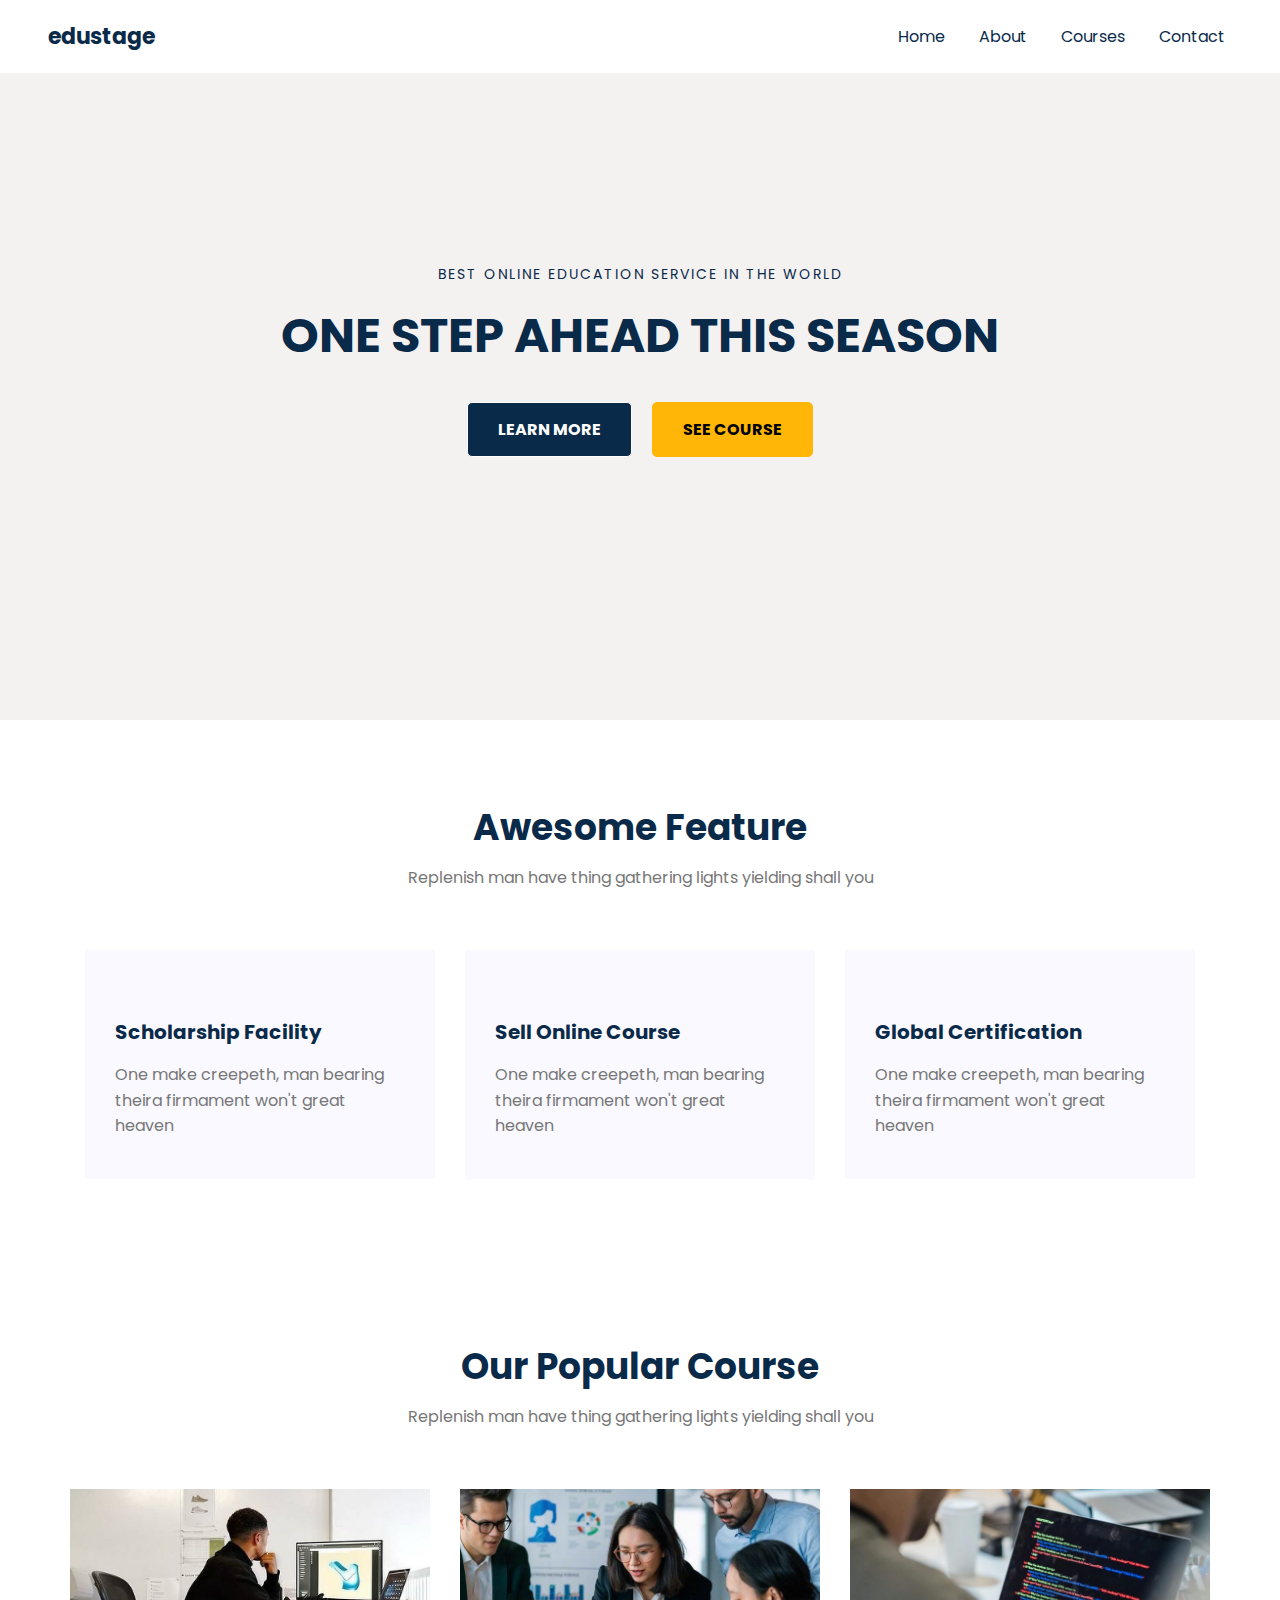
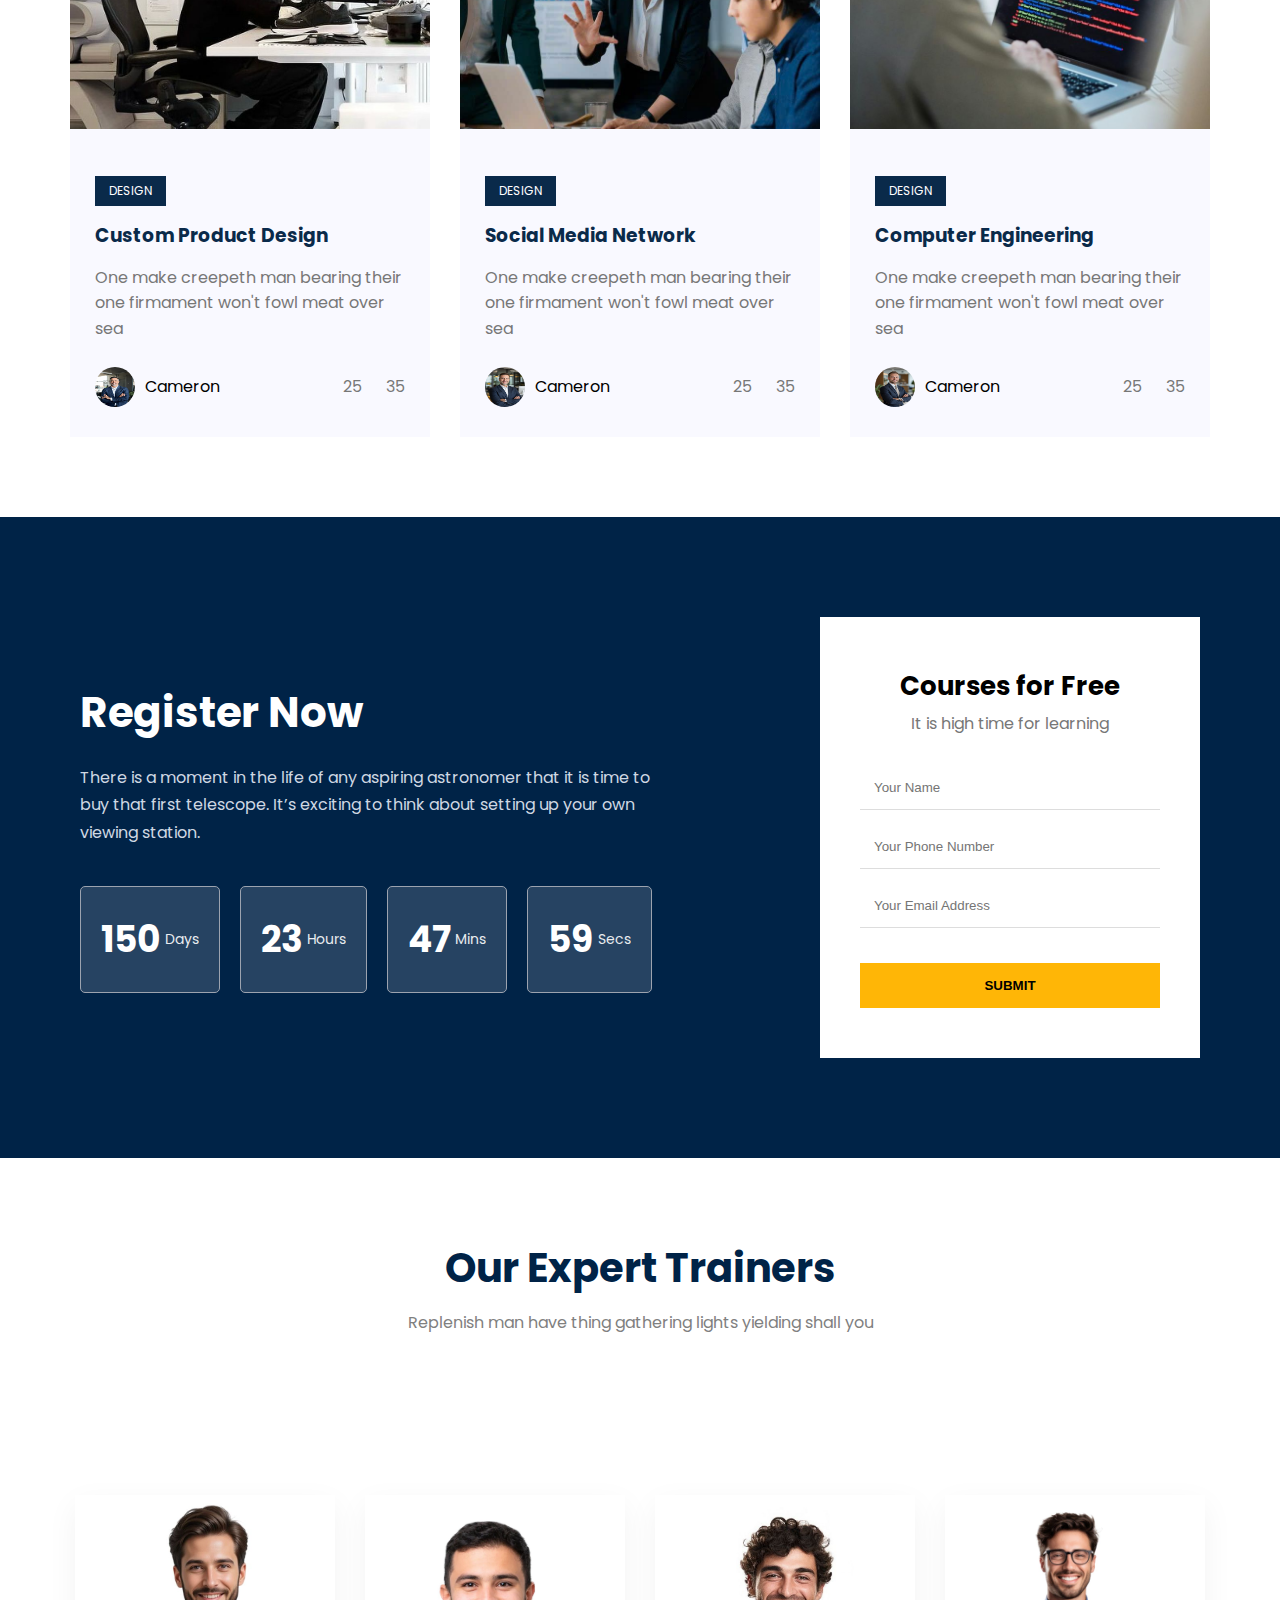
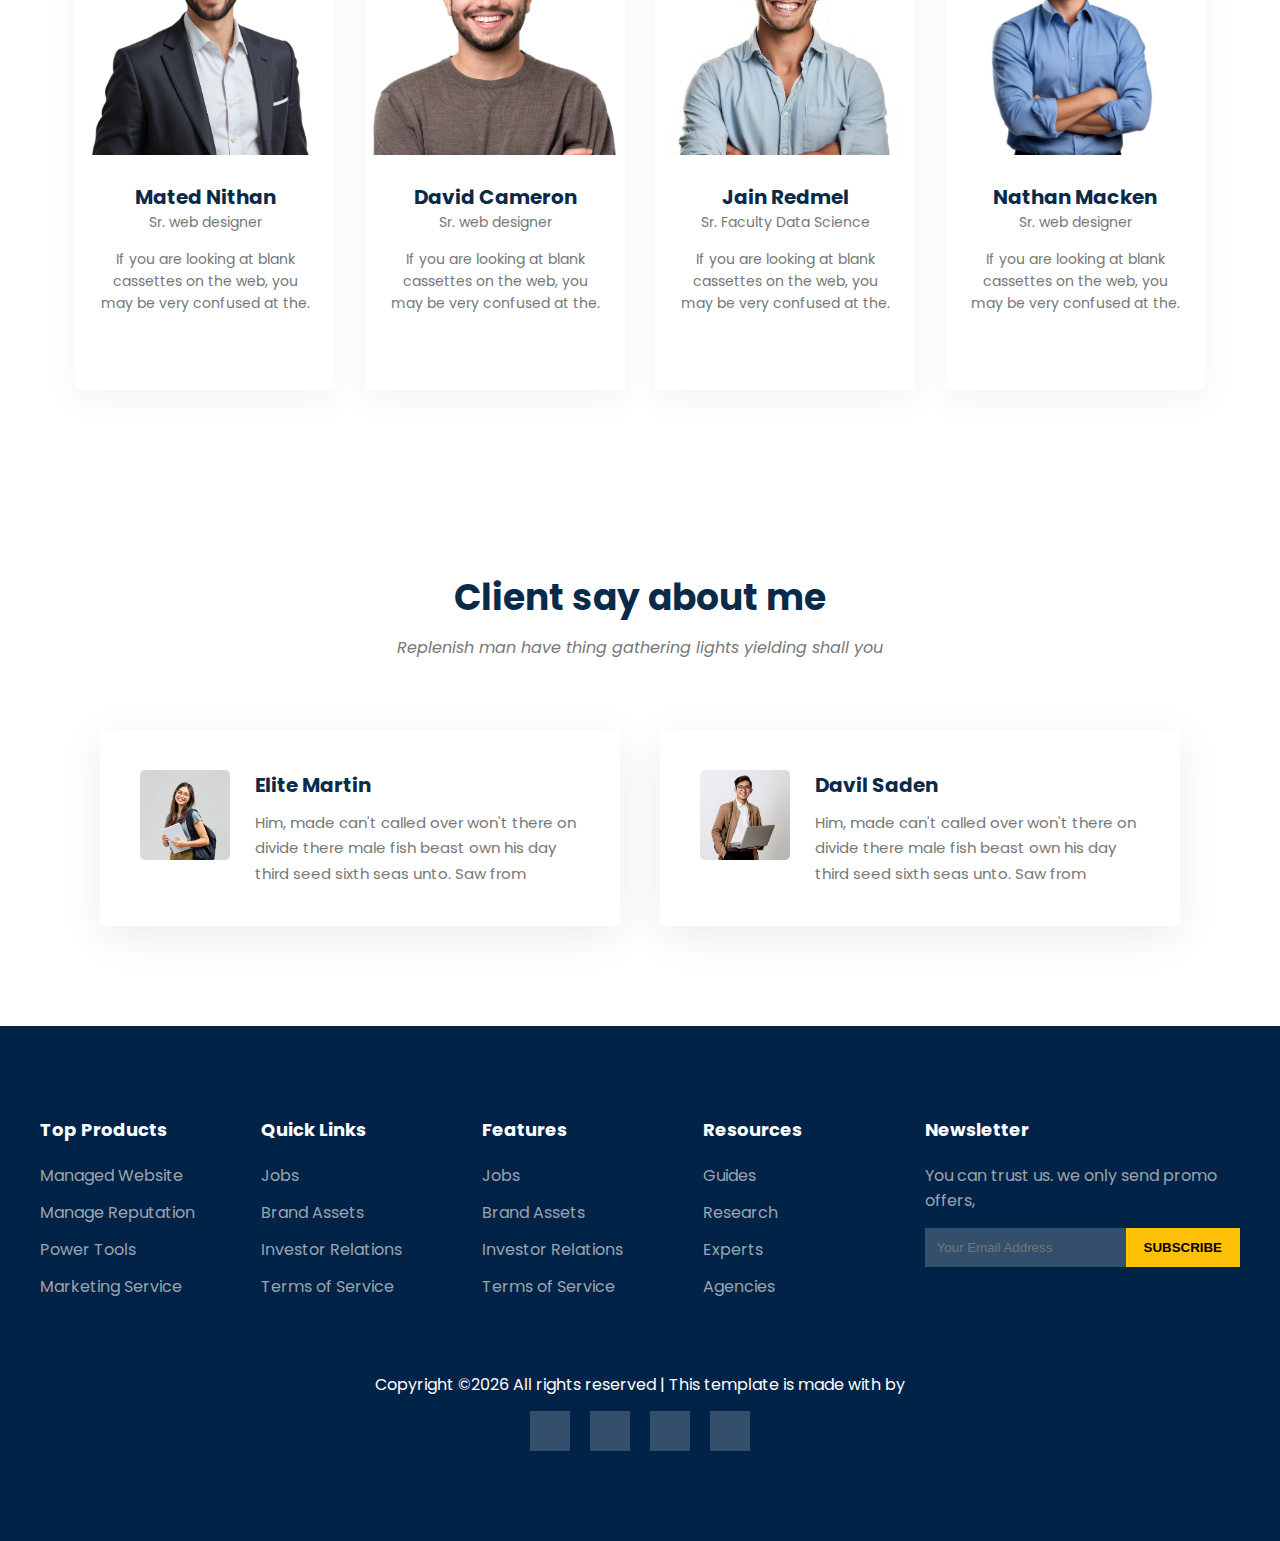
<file: index.html>
<!DOCTYPE html>
<html lang="en">
<head>
  <meta charset="UTF-8">
  <meta name="viewport" content="width=device-width, initial-scale=1.0">
  <title>EduStage</title>
  <link rel="stylesheet" href="https://cdn-uicons.flaticon.com/2.1.0/uicons-regular-rounded/css/uicons-regular-rounded.css">
  <link rel='stylesheet' href='https://cdn-uicons.flaticon.com/3.0.0/uicons-brands/css/uicons-brands.css'>
  <link rel="stylesheet" href="style.css">
</head>
<body>

    
<!--header---------------------- -->
  <header class="header">
    <div class="container nav">
      <div class="logo">
        <i class="fi fi-rr-graduation-cap"></i>
        <span>edustage</span>
      </div>

      <nav class="menu">
        <a href="index.html">Home</a>
        <a href="about.html">About</a>
        <a href="courses.html">Courses</a>
        <a href="contact.html">Contact</a>
      </nav>

    </div>
  </header>

<!--------hero -->
  <section class="hero">
    <div class="container hero-content">
      <p class="tagline">BEST ONLINE EDUCATION SERVICE IN THE WORLD</p>
      <h1>ONE STEP AHEAD THIS SEASON</h1>

      <div class="buttons">
        <a href="#" class="btn btn-dark">LEARN MORE</a>
        <a href="#" class="btn btn-yellow">SEE COURSE</a>
      </div>
    </div>
  </section>

  <!-----feature -------------------------->
<section class="features">
  <div class="container">

    <div class="feature-title">
      <h2>Awesome Feature</h2>
      <p>Replenish man have thing gathering lights yielding shall you</p>
    </div>

    <div class="feature-cards">

      <div class="feature-card">
        <i class="fi fi-rr-graduation-cap"></i>
        <h3>Scholarship Facility</h3>
        <p>
          One make creepeth, man bearing theira firmament
          won't great heaven
        </p>
      </div>

      <div class="feature-card">
        <i class="fi fi-rr-book-open-reader"></i>
        <h3>Sell Online Course</h3>
        <p>
          One make creepeth, man bearing theira firmament
          won't great heaven
        </p>
      </div>

      <div class="feature-card">
        <i class="fi fi-rr-earth-americas"></i>
        <h3>Global Certification</h3>
        <p>
          One make creepeth, man bearing theira firmament
          won't great heaven
        </p>
      </div>

    </div>
  </div>
</section>


<!----course sec ------------------------------>
<section class="courses">
  <div class="container">

     <div class="feature-title">
      <h2>Our Popular Course</h2>
      <p>Replenish man have thing gathering lights yielding shall you</p>
    </div>

    <div class="courses-grid">

      <!-- Course Card ---------------->
      <div class="course-card">
        <div class="course-img">
          <img src="images/feature-img 1.jpg" alt="">
        </div>

        <div class="course-content">
          <span class="tag">DESIGN</span>
          <h3 class="course-head">Custom Product Design</h3>
          <p>
            One make creepeth man bearing their one
            firmament won't fowl meat over sea
          </p>

          <div class="course-footer">
            <div class="author">
              <img src="images/pfp1.jpg">
              <span>Cameron</span>
            </div>

            <div class="stats">
              <span><i class="fi fi-rr-user"></i> 25</span>
              <span><i class="fi fi-rr-heart"></i> 35</span>
            </div>
          </div>
        </div>
      </div>

  
      <div class="course-card">
        <div class="course-img">
          <img src="images/feature image 2.jpg" alt="">
        </div>

        <div class="course-content">
          <span class="tag">DESIGN</span>
          <h3 class="course-head">Social Media Network</h3>
          <p>
            One make creepeth man bearing their one
            firmament won't fowl meat over sea
          </p>

          <div class="course-footer">
            <div class="author">
              <img src="images/pfp 2.jpg">
              <span>Cameron</span>
            </div>

             <div class="stats">
              <span><i class="fi fi-rr-user"></i> 25</span>
              <span><i class="fi fi-rr-heart"></i> 35</span>
            </div>
          </div>
        </div>
      </div> 

    
      <div class="course-card">
        <div class="course-img">
          <img src="images/feature img 3.jpg" alt="">
        </div>

        <div class="course-content">
          <span class="tag">DESIGN</span>
          <h3 class="course-head">Computer Engineering</h3>
          <p>
            One make creepeth man bearing their one
            firmament won't fowl meat over sea
          </p>

          <div class="course-footer">
            <div class="author">
              <img src="images/pfp3.jpg">
              <span>Cameron</span>
            </div>

            <div class="stats">
              <span><i class="fi fi-rr-user"></i> 25</span>
              <span><i class="fi fi-rr-heart"></i> 35</span>
            </div>
          </div>
        </div>
      </div>

    </div>
  </div>
</section>


  <!-----register sec -->
<section class="register">
  <div class="container register-wrap">

    <!-- reg-left -->
    <div class="register-left">
      <h2>Register Now</h2>
      <p>
        There is a moment in the life of any aspiring astronomer that it is
        time to buy that first telescope. It’s exciting to think about setting
        up your own viewing station.
      </p>

      <div class="countdown">
        <div class="time-box">
          <h3>150</h3>
          <span>Days</span>
        </div>
        <div class="time-box">
          <h3>23</h3>
          <span>Hours</span>
        </div>
        <div class="time-box">
          <h3>47</h3>
          <span>Mins</span>
        </div>
        <div class="time-box">
          <h3>59</h3>
          <span>Secs</span>
        </div>
      </div>
    </div>

    <!-- reg-right -->
    <div class="register-form">
      <h3>Courses for Free</h3>
      <p>It is high time for learning</p>

      <form>
        <input type="text" placeholder="Your Name">
        <input type="tel" placeholder="Your Phone Number">
        <input type="email" placeholder="Your Email Address">
        <button class="submit">SUBMIT</button>
      </form>
    </div>

  </div>
</section>

 <div class="mentors-head-sec">
      <h2>Our Expert Trainers</h2>
      <p>Replenish man have thing gathering lights yielding shall you</p>
  </div>

  <!-- mentors sec -->
<section class="instructors">
  <div class="container">

    <div class="instructor-grid">

      <!-- mentor-card 1 ------------------->

      <div class="instructor-card">
        <img src="images/mentor1.jpg" alt="">
        <h3>Mated Nithan</h3>
        <span>Sr. web designer</span>
        <p>
          If you are looking at blank cassettes on the web,
          you may be very confused at the.
        </p>

        <div class="social">
          <a href="https://www.facebook.com"> <i class="fi fi-brands-facebook"></i></a>
          <a href="https://www.x.com"><i class="fi fi-brands-twitter"></i></a>
          <a href="https://www.linkedin.com"><i class="fi fi-brands-linkedin"></i></a>
          <a href="https://www.pinterest.com"><i class="fi fi-brands-pinterest"></i></a>
        </div>
      </div>

       <!-- mentor-card 2 --------------->

      <div class="instructor-card">
        <img src="images/mentor2.jpg" alt="">
        <h3>David Cameron</h3>
        <span>Sr. web designer</span>
        <p>
          If you are looking at blank cassettes on the web,
          you may be very confused at the.
        </p>

      <div class="social">
          <a href="https://www.facebook.com"> <i class="fi fi-brands-facebook"></i></a>
          <a href="https://www.x.com"><i class="fi fi-brands-twitter"></i></a>
          <a href="https://www.linkedin.com"><i class="fi fi-brands-linkedin"></i></a>
          <a href="https://www.pinterest.com"><i class="fi fi-brands-pinterest"></i></a>
        </div>
      </div>

       <!-- mentor-card 3---------------- -->

      <div class="instructor-card">
        <img src="images/mentor3.jpg" alt="">
        <h3>Jain Redmel</h3>
        <span>Sr. Faculty Data Science</span>
        <p>
          If you are looking at blank cassettes on the web,
          you may be very confused at the.
        </p>

         <div class="social">
          <a href="https://www.facebook.com"> <i class="fi fi-brands-facebook"></i></a>
          <a href="https://www.x.com"><i class="fi fi-brands-twitter"></i></a>
          <a href="https://www.linkedin.com"><i class="fi fi-brands-linkedin"></i></a>
          <a href="https://www.pinterest.com"><i class="fi fi-brands-pinterest"></i></a>
        </div>
      </div>
    
       <!-- mentor-card 4------------------->
      <div class="instructor-card">
        <img src="images/mentor 5.jpg" alt="">
        <h3>Nathan Macken</h3>
        <span>Sr. web designer</span>
        <p>
          If you are looking at blank cassettes on the web,
          you may be very confused at the.
        </p>

        
      </div>

    </div>
  </div>
</section>

<!-- /////////////////////// -->






<!-- //////////////////////// -->

<!-- testimonials-------------->

<section class="testimonials">
  <div class="container">

    <div class="section-title">
      <h2>Client say about me</h2>
      <p>Replenish man have thing gathering lights yielding shall you</p>
    </div>

    <div class="testimonial-wrapper">

      <!--testimonailas 1 -->
      <div class="testimonial-card">
        <img src="images/testimonal img 1.jpg" alt="">
        <div class="content">
          <h3>Elite Martin</h3>
          <p>
            Him, made can't called over won't there on divide there male fish
            beast own his day third seed sixth seas unto. Saw from
          </p>
        </div>
      </div>

      <!--Testimonials--2-->
      <div class="testimonial-card">
        <img src="images/testimonial image 2.jpg" alt="">
        <div class="content">
          <h3>Davil Saden</h3>
          <p>
            Him, made can't called over won't there on divide there male fish
            beast own his day third seed sixth seas unto. Saw from
          </p>
        </div>
      </div>

    </div>
  </div>
</section>
  

<!--footer----- -->
<footer class="footer">
  <div class="container">

    <div class="footer-grid">

      <div class="footer-col">
        <h4>Top Products</h4>
        <ul>
          <li>Managed Website</li>
          <li>Manage Reputation</li>
          <li>Power Tools</li>
          <li>Marketing Service</li>
        </ul>
      </div>

      <div class="footer-col">
        <h4>Quick Links</h4>
        <ul>
          <li>Jobs</li>
          <li>Brand Assets</li>
          <li>Investor Relations</li>
          <li>Terms of Service</li>
        </ul>
      </div>

      <div class="footer-col">
        <h4>Features</h4>
        <ul>
          <li>Jobs</li>
          <li>Brand Assets</li>
          <li>Investor Relations</li>
          <li>Terms of Service</li>
        </ul>
      </div>

      <div class="footer-col">
        <h4>Resources</h4>
        <ul>
          <li>Guides</li>
          <li>Research</li>
          <li>Experts</li>
          <li>Agencies</li>
        </ul>
      </div>

      <div class="footer-col newsletter">
        <h4>Newsletter</h4>
        <p>You can trust us. we only send promo offers,</p>
        <form>
          <input type="email" placeholder="Your Email Address">
          <button>SUBSCRIBE</button>
        </form>
      </div>

    </div>

    <div class="footer-bottom">
      <p>
        Copyright ©2026 All rights reserved | This template is made with by <a class='colorlib' Colorlib</a>
      </p>

      <div class="social-icons">
         <span><i class="fi fi-brands-facebook"></i></span>
        <span><i class="fi fi-brands-twitter-alt"></i></i></span>
        <span><i class="fi fi-brands-instagram"></i></span>
        <span><i class="fi fi-brands-linkedin"></i></span>
      </div>
    </div>

  </div>
</footer>

</body>
</html>
</file>
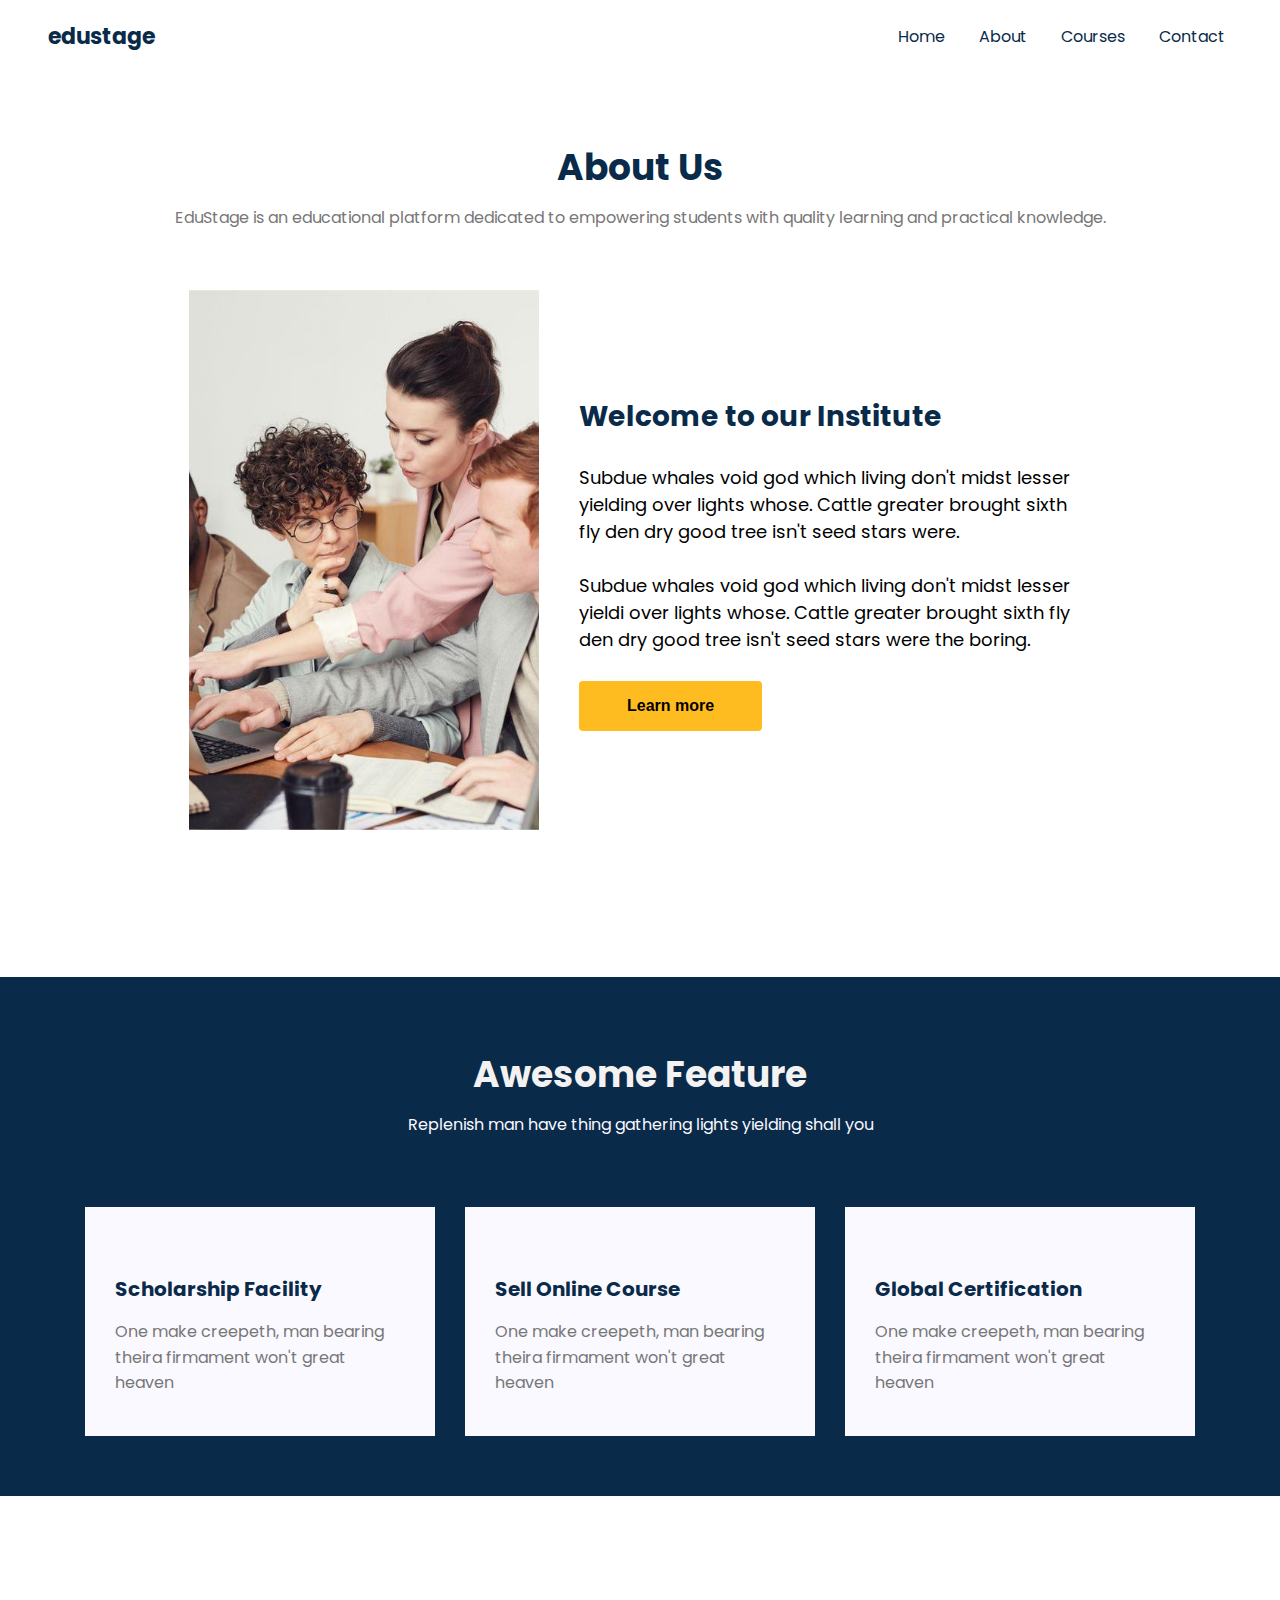
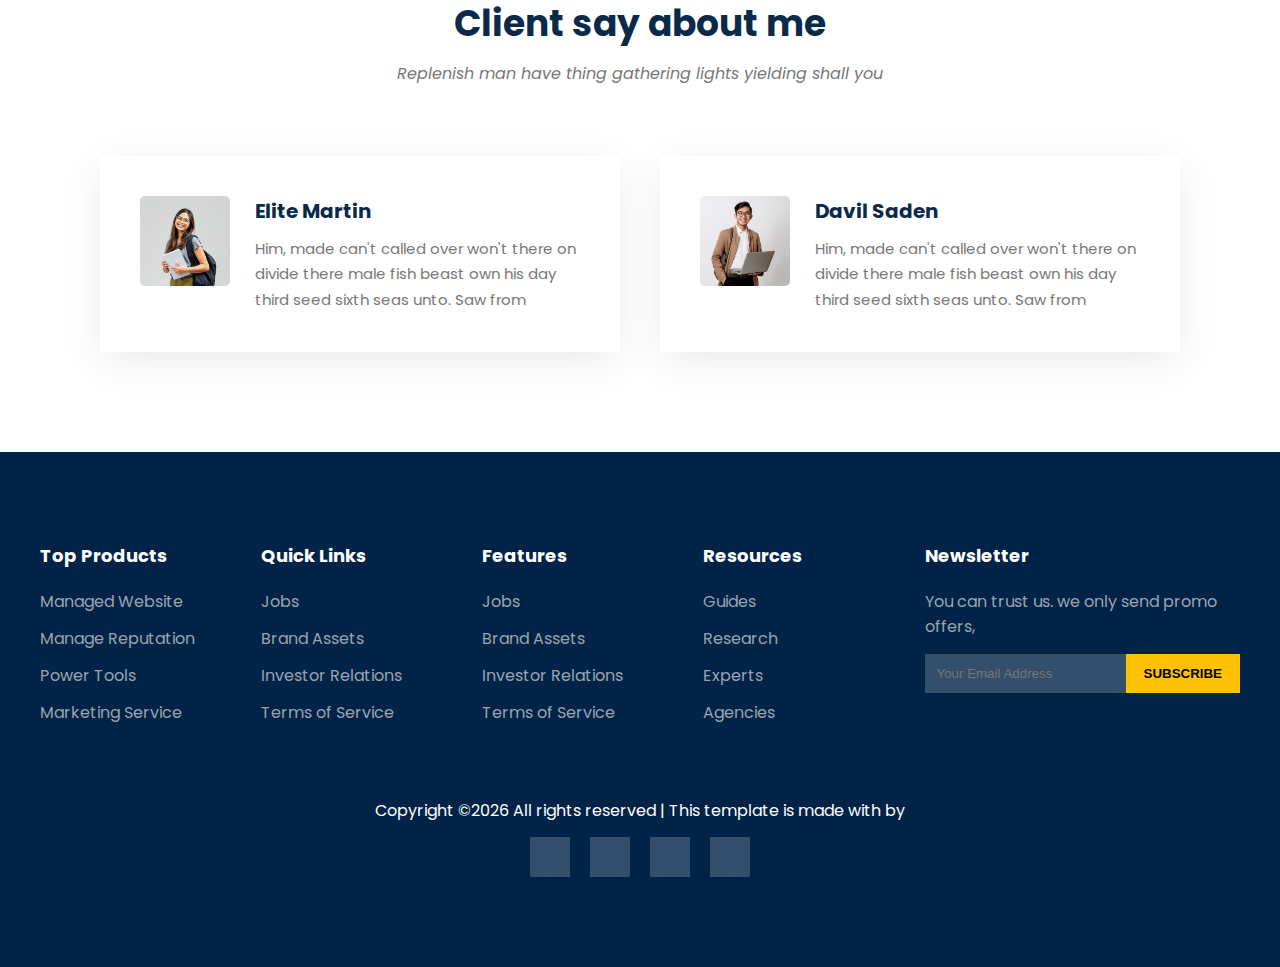
<file: about.html>
<!DOCTYPE html>
<html lang="en">
<head>
  <meta charset="UTF-8">
  <meta name="viewport" content="width=device-width, initial-scale=1.0">
  <title>EduStage | about</title>
    <link rel="stylesheet" href="https://cdn-uicons.flaticon.com/2.1.0/uicons-regular-rounded/css/uicons-regular-rounded.css">
  <link rel='stylesheet' href='https://cdn-uicons.flaticon.com/3.0.0/uicons-brands/css/uicons-brands.css'>

  <link rel="stylesheet" href="about.css">
</head>
<body>
  <!-- header -->

  <header class="header">
    <div class="container nav">
      <div class="logo">
        <i class="fi fi-rr-graduation-cap"></i>
        <span>edustage</span>
      </div>

      <nav class="menu">
        <a href="index.html">Home</a>
        <a href="about.html" class="active">About</a>
        <a href="courses.html">Courses</a>
        <a href="contact.html">Contact</a>
      </nav>
    </div>
  </header>

  <!-- about head -->
   <!-----feature -------------------------->
<section class="features">
  <div class="container">

    <div class="feature-title">
      <h2>About Us</h2>
      <p>EduStage is an educational platform dedicated to empowering students with quality learning and practical knowledge.</p>
    </div>

    <div class="about-card">
       <div class="left-sec">
        <img src="images/about-img.jpg" alt="">
       </div>

       <div class="right-sec">
          <h3>Welcome to our Institute</h3>
          <p>Subdue whales void god which living don't midst lesser yielding over lights whose. Cattle greater brought sixth fly den dry good tree isn't seed stars were. <br> <br>
          Subdue whales void god which living don't midst lesser yieldi over lights whose. Cattle greater brought sixth fly den dry good tree isn't seed stars were the boring.</p>
          <button>Learn more</button>
       </div>
       </div>
    </div>
</section>


<section class="features-about">
  <div class="container-about">

    <div class="feature-about-title">
      <h2>Awesome Feature</h2>
      <p>Replenish man have thing gathering lights yielding shall you</p>
    </div>

    <div class="feature-cards">

      <div class="feature-card">
        <i class="fi fi-rr-graduation-cap"></i>
        <h3>Scholarship Facility</h3>
        <p>
          One make creepeth, man bearing theira firmament
          won't great heaven
        </p>
      </div>

      <div class="feature-card">
        <i class="fi fi-rr-book-open-reader"></i>
        <h3>Sell Online Course</h3>
        <p>
          One make creepeth, man bearing theira firmament
          won't great heaven
        </p>
      </div>

      <div class="feature-card">
        <i class="fi fi-rr-earth-americas"></i>
        <h3>Global Certification</h3>
        <p>
          One make creepeth, man bearing theira firmament
          won't great heaven
        </p>
      </div>

    </div>
  </div>
</section>


<section class="testimonials">
  <div class="container">

    <div class="section-title">
      <h2>Client say about me</h2>
      <p>Replenish man have thing gathering lights yielding shall you</p>
    </div>

    <div class="testimonial-wrapper">

      <!--testimonailas 1 -->
      <div class="testimonial-card">
        <img src="images/testimonal img 1.jpg" alt="">
        <div class="content">
          <h3>Elite Martin</h3>
          <p>
            Him, made can't called over won't there on divide there male fish
            beast own his day third seed sixth seas unto. Saw from
          </p>
        </div>
      </div>

      <!--Testimonials--2-->
      <div class="testimonial-card">
        <img src="images/testimonial image 2.jpg" alt="">
        <div class="content">
          <h3>Davil Saden</h3>
          <p>
            Him, made can't called over won't there on divide there male fish
            beast own his day third seed sixth seas unto. Saw from
          </p>
        </div>
      </div>

    </div>
  </div>
</section>
  

<!--footer----- -->
<footer class="footer">
  <div class="container">

    <div class="footer-grid">

      <div class="footer-col">
        <h4>Top Products</h4>
        <ul>
          <li>Managed Website</li>
          <li>Manage Reputation</li>
          <li>Power Tools</li>
          <li>Marketing Service</li>
        </ul>
      </div>

      <div class="footer-col">
        <h4>Quick Links</h4>
        <ul>
          <li>Jobs</li>
          <li>Brand Assets</li>
          <li>Investor Relations</li>
          <li>Terms of Service</li>
        </ul>
      </div>

      <div class="footer-col">
        <h4>Features</h4>
        <ul>
          <li>Jobs</li>
          <li>Brand Assets</li>
          <li>Investor Relations</li>
          <li>Terms of Service</li>
        </ul>
      </div>

      <div class="footer-col">
        <h4>Resources</h4>
        <ul>
          <li>Guides</li>
          <li>Research</li>
          <li>Experts</li>
          <li>Agencies</li>
        </ul>
      </div>

      <div class="footer-col newsletter">
        <h4>Newsletter</h4>
        <p>You can trust us. we only send promo offers,</p>
        <form>
          <input type="email" placeholder="Your Email Address">
          <button>SUBSCRIBE</button>
        </form>
      </div>

    </div>

    <div class="footer-bottom">
      <p>
        Copyright ©2026 All rights reserved | This template is made with by <a class='colorlib' Colorlib</a>
      </p>

      <div class="social-icons">
         <span><i class="fi fi-brands-facebook"></i></span>
        <span><i class="fi fi-brands-twitter-alt"></i></i></span>
        <span><i class="fi fi-brands-instagram"></i></span>
        <span><i class="fi fi-brands-linkedin"></i></span>
      </div>
    </div>

  </div>
</footer>

</body>
</html>
</file>
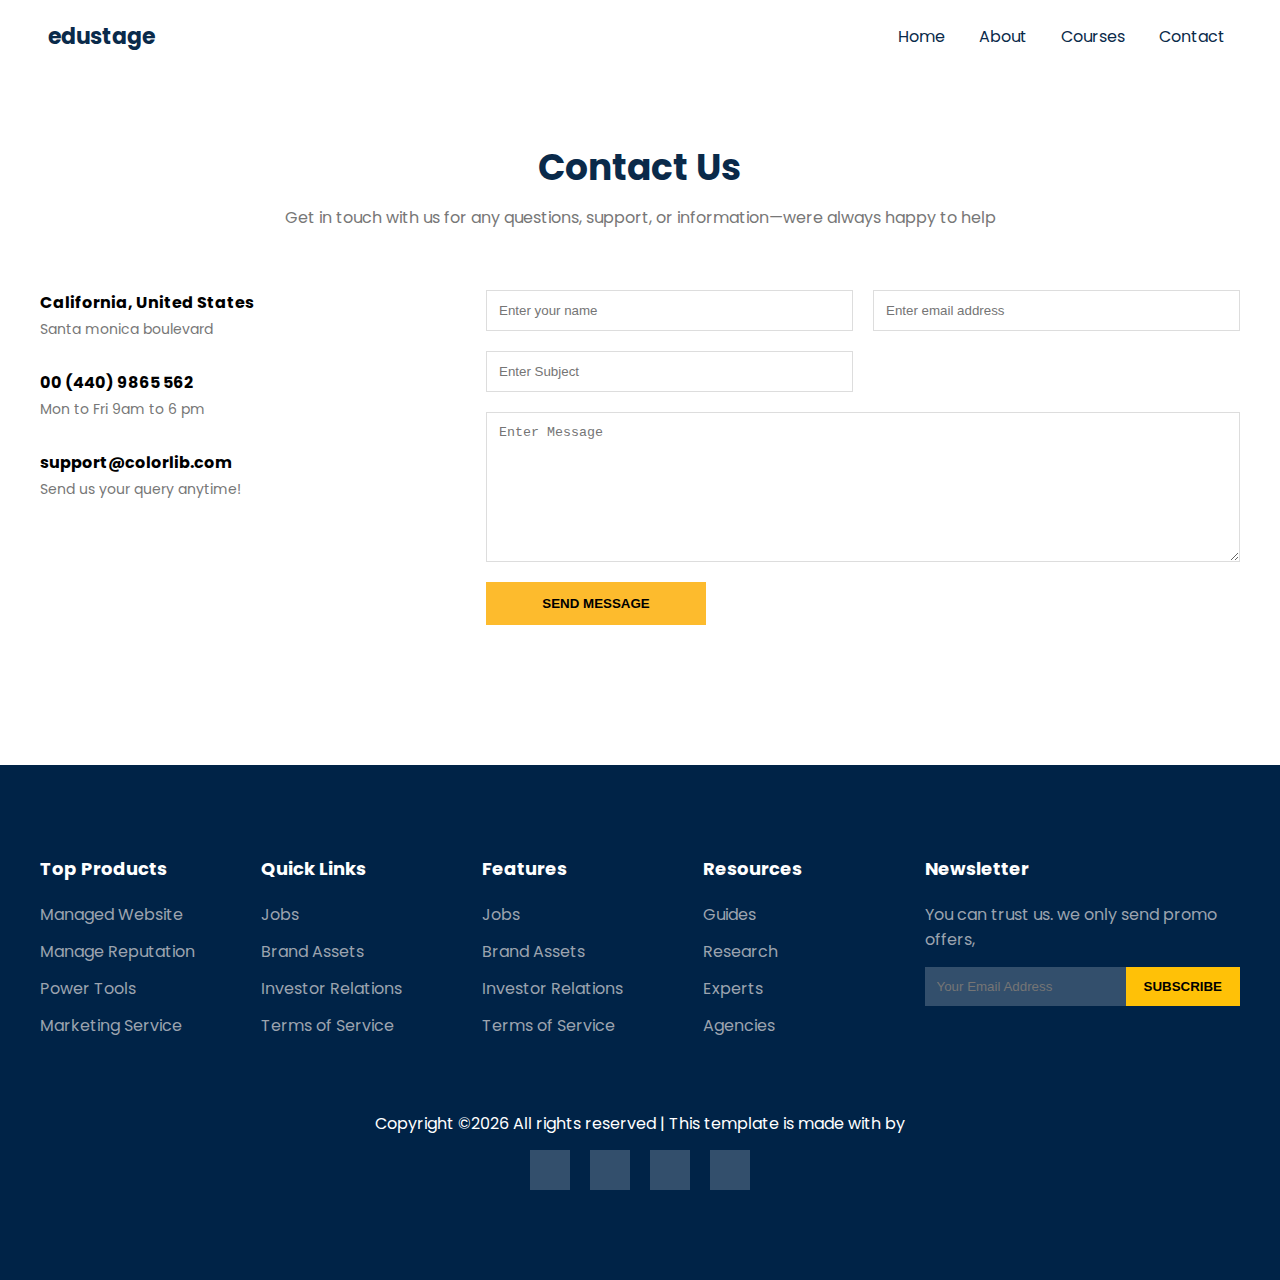
<file: contact.html>
<!DOCTYPE html>
<html lang="en">
<head>
  <meta charset="UTF-8">
  <meta name="viewport" content="width=device-width, initial-scale=1.0">
  <title>EduStage | contact</title>
    <link rel="stylesheet" href="https://cdn-uicons.flaticon.com/2.1.0/uicons-regular-rounded/css/uicons-regular-rounded.css">
  <link rel='stylesheet' href='https://cdn-uicons.flaticon.com/3.0.0/uicons-brands/css/uicons-brands.css'>

  <link rel="stylesheet" href="contact.css">
</head>

<body>
    <!-- header -->

  <header class="header">
    <div class="container nav">
      <div class="logo">
        <i class="fi fi-rr-graduation-cap"></i>
        <span>edustage</span>
      </div>

      <nav class="menu">
        <a href="index.html">Home</a>
        <a href="about.html" class="active">About</a>
        <a href="courses.html">Courses</a>
        <a href="contact.html">Contact</a>
      </nav>
    </div>
  </header>

<!-- contact section -->
   <section class="contact">
     <div class="contact-title">
      <h2>Contact Us</h2>
      <p>Get in touch with us for any questions, support, or information—were always happy to help</p>
    </div>

    <!-- map-section -->

   
  <div class="contact-container">

    <!-- Left Info -->
    <div class="contact-info">
      <div class="info-item">
        <div>
          <h4>California, United States</h4>
          <p>Santa monica boulevard</p>
        </div>
      </div>

      <div class="info-item">
        <div>
          <h4>00 (440) 9865 562</h4>
          <p>Mon to Fri 9am to 6 pm</p>
        </div>
      </div>

      <div class="info-item">
        <div>
          <h4>support@colorlib.com</h4>
          <p>Send us your query anytime!</p>
        </div>
      </div>
    </div>

    <!-- Right Form -->
    <form class="contact-form">
      <input type="text" placeholder="Enter your name">
      <input type="email" placeholder="Enter email address">
      <input type="text" placeholder="Enter Subject">
      <textarea placeholder="Enter Message"></textarea>
      <button type="submit">SEND MESSAGE</button>
    </form>

  </div>
</section>


    <!--footer----- -->
<footer class="footer">
  <div class="container">

    <div class="footer-grid">

      <div class="footer-col">
        <h4>Top Products</h4>
        <ul>
          <li>Managed Website</li>
          <li>Manage Reputation</li>
          <li>Power Tools</li>
          <li>Marketing Service</li>
        </ul>
      </div>

      <div class="footer-col">
        <h4>Quick Links</h4>
        <ul>
          <li>Jobs</li>
          <li>Brand Assets</li>
          <li>Investor Relations</li>
          <li>Terms of Service</li>
        </ul>
      </div>

      <div class="footer-col">
        <h4>Features</h4>
        <ul>
          <li>Jobs</li>
          <li>Brand Assets</li>
          <li>Investor Relations</li>
          <li>Terms of Service</li>
        </ul>
      </div>

      <div class="footer-col">
        <h4>Resources</h4>
        <ul>
          <li>Guides</li>
          <li>Research</li>
          <li>Experts</li>
          <li>Agencies</li>
        </ul>
      </div>

      <div class="footer-col newsletter">
        <h4>Newsletter</h4>
        <p>You can trust us. we only send promo offers,</p>
        <form>
          <input type="email" placeholder="Your Email Address">
          <button>SUBSCRIBE</button>
        </form>
      </div>

    </div>

    <div class="footer-bottom">
      <p>
        Copyright ©2026 All rights reserved | This template is made with by <a class='colorlib' Colorlib</a>
      </p>

      <div class="social-icons">
         <span><i class="fi fi-brands-facebook"></i></span>
        <span><i class="fi fi-brands-twitter-alt"></i></i></span>
        <span><i class="fi fi-brands-instagram"></i></span>
        <span><i class="fi fi-brands-linkedin"></i></span>
      </div>
    </div>

  </div>
</footer>
   
</body>
</file>
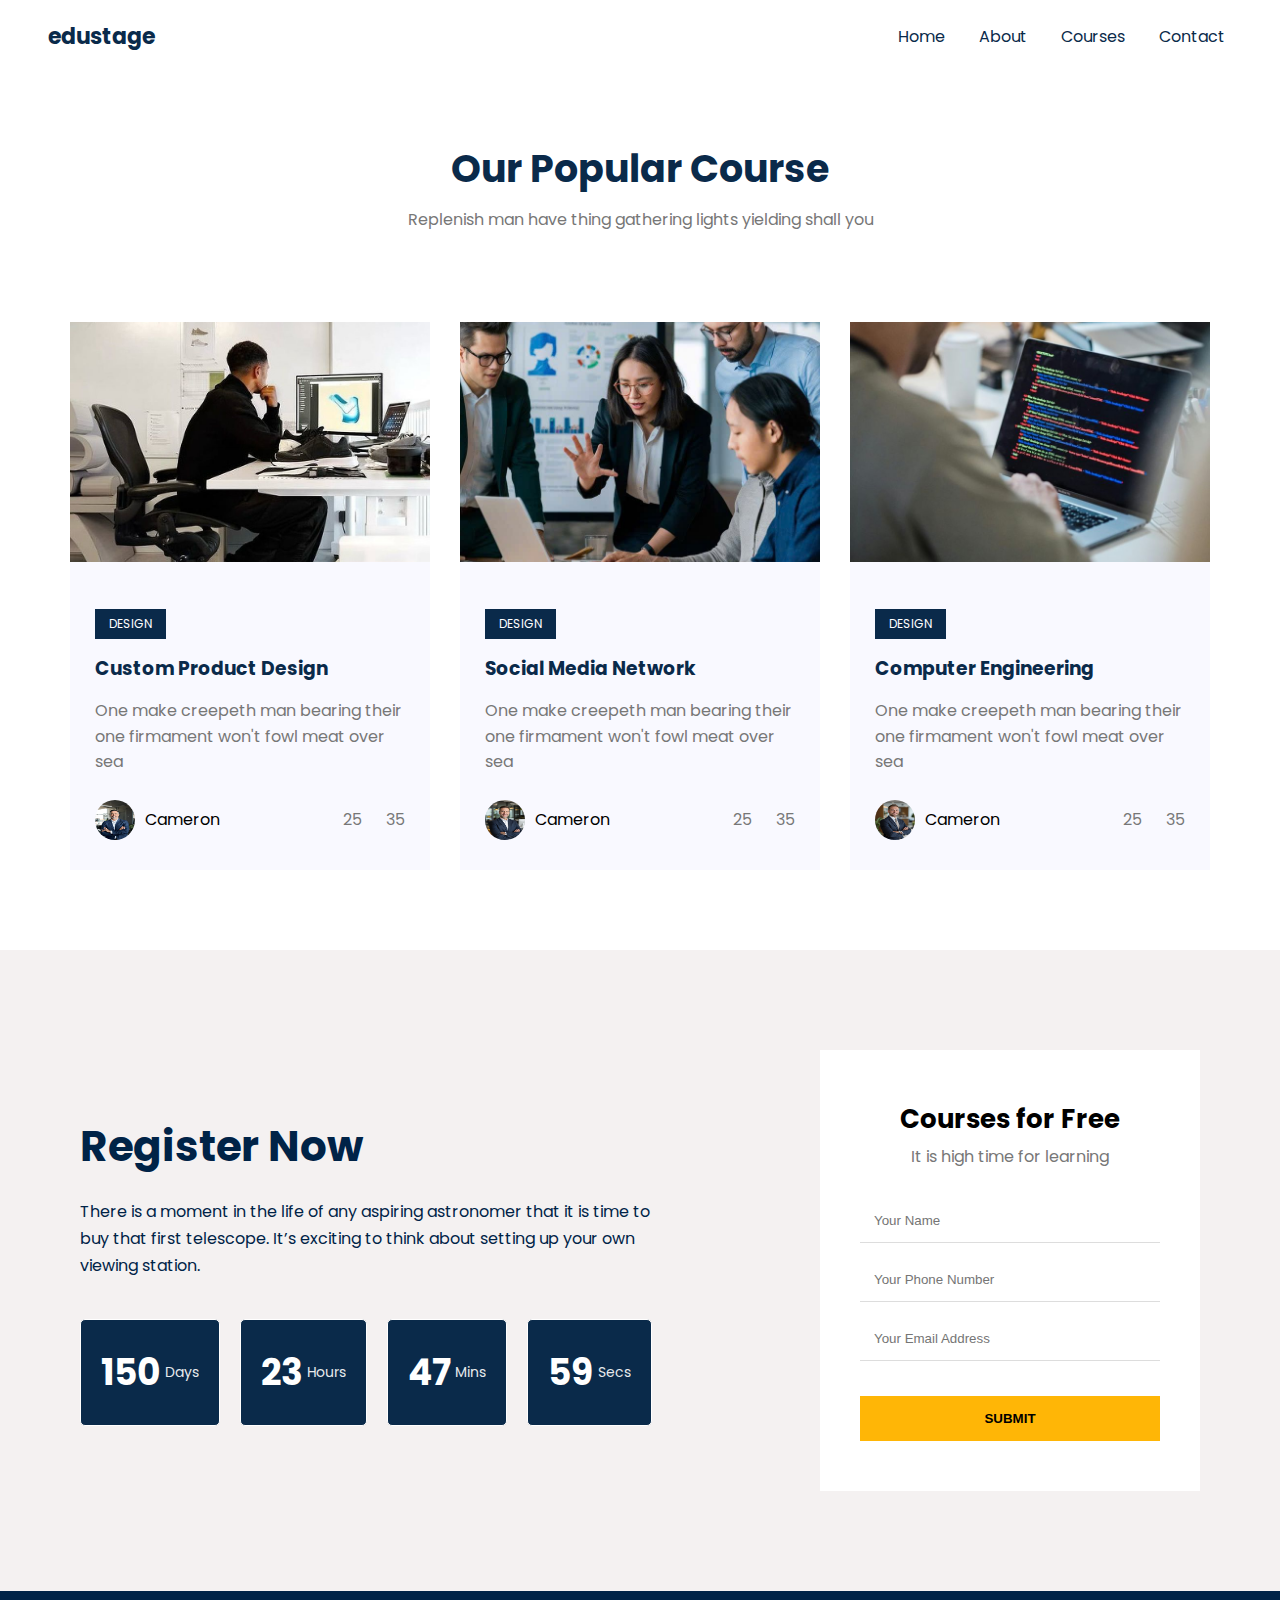
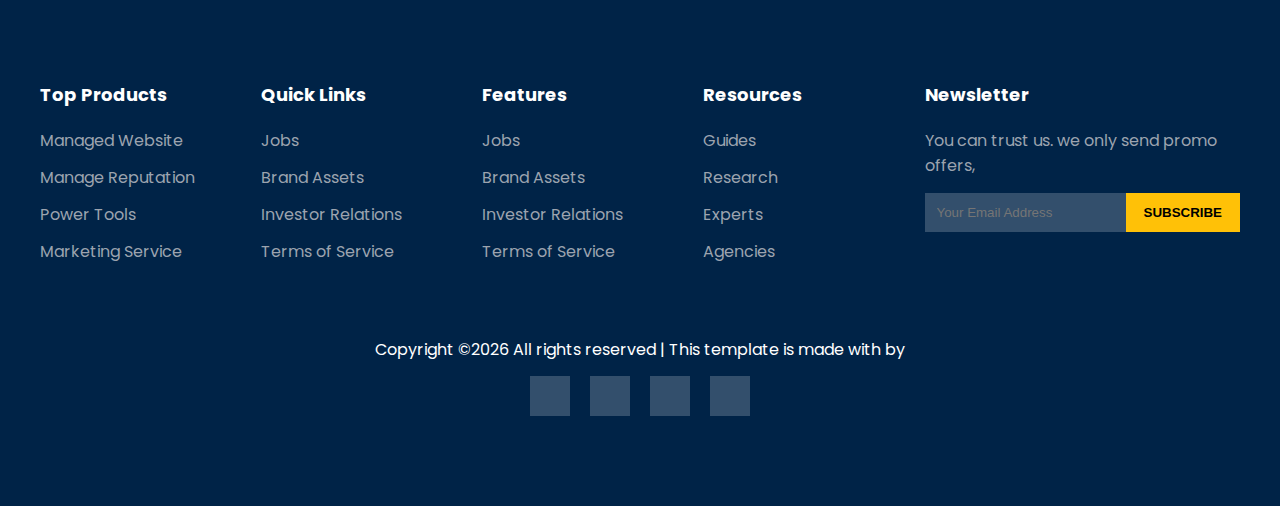
<file: courses.html>
<!DOCTYPE html>
<html lang="en">
<head>
  <meta charset="UTF-8">
  <meta name="viewport" content="width=device-width, initial-scale=1.0">
  <title>EduStage | about</title>
    <link rel="stylesheet" href="https://cdn-uicons.flaticon.com/2.1.0/uicons-regular-rounded/css/uicons-regular-rounded.css">
  <link rel='stylesheet' href='https://cdn-uicons.flaticon.com/3.0.0/uicons-brands/css/uicons-brands.css'>

  <link rel="stylesheet" href="courses.css">
</head>
<body>
  <!-- header -->

  <header class="header">
    <div class="container nav">
      <div class="logo">
        <i class="fi fi-rr-graduation-cap"></i>
        <span>edustage</span>
      </div>

      <nav class="menu">
        <a href="index.html">Home</a>
        <a href="about.html">About</a>
        <a href="courses.html" class="onpage">Courses</a>
        <a href="contact.html">Contact</a>
      </nav>

    </div>
  </header>

  <section class="courses">
  <div class="container">

     <div class="feature-title">
      <h2>Our Popular Course</h2>
      <p>Replenish man have thing gathering lights yielding shall you</p>
    </div>

    <div class="courses-grid">

      <!-- Course Card ---------------->
      <div class="course-card">
        <div class="course-img">
          <img src="images/feature-img 1.jpg" alt="">
        </div>

        <div class="course-content">
          <span class="tag">DESIGN</span>
          <h3 class="course-head">Custom Product Design</h3>
          <p>
            One make creepeth man bearing their one
            firmament won't fowl meat over sea
          </p>

          <div class="course-footer">
            <div class="author">
              <img src="images/pfp1.jpg">
              <span>Cameron</span>
            </div>

            <div class="stats">
              <span><i class="fi fi-rr-user"></i> 25</span>
              <span><i class="fi fi-rr-heart"></i> 35</span>
            </div>
          </div>
        </div>
      </div>

  
      <div class="course-card">
        <div class="course-img">
          <img src="images/feature image 2.jpg" alt="">
        </div>

        <div class="course-content">
          <span class="tag">DESIGN</span>
          <h3 class="course-head">Social Media Network</h3>
          <p>
            One make creepeth man bearing their one
            firmament won't fowl meat over sea
          </p>

          <div class="course-footer">
            <div class="author">
              <img src="images/pfp 2.jpg">
              <span>Cameron</span>
            </div>

             <div class="stats">
              <span><i class="fi fi-rr-user"></i> 25</span>
              <span><i class="fi fi-rr-heart"></i> 35</span>
            </div>
          </div>
        </div>
      </div> 

    
      <div class="course-card">
        <div class="course-img">
          <img src="images/feature img 3.jpg" alt="">
        </div>

        <div class="course-content">
          <span class="tag">DESIGN</span>
          <h3 class="course-head">Computer Engineering</h3>
          <p>
            One make creepeth man bearing their one
            firmament won't fowl meat over sea
          </p>

          <div class="course-footer">
            <div class="author">
              <img src="images/pfp3.jpg">
              <span>Cameron</span>
            </div>

            <div class="stats">
              <span><i class="fi fi-rr-user"></i> 25</span>
              <span><i class="fi fi-rr-heart"></i> 35</span>
            </div>
          </div>
        </div>
      </div>

    </div>
  </div>
</section>



  <!-----register sec -->
<section class="register">
  <div class="container register-wrap">

    <!-- reg-left -->
    <div class="register-left">
      <h2>Register Now</h2>
      <p>
        There is a moment in the life of any aspiring astronomer that it is
        time to buy that first telescope. It’s exciting to think about setting
        up your own viewing station.
      </p>

      <div class="countdown">
        <div class="time-box">
          <h3>150</h3>
          <span>Days</span>
        </div>
        <div class="time-box">
          <h3>23</h3>
          <span>Hours</span>
        </div>
        <div class="time-box">
          <h3>47</h3>
          <span>Mins</span>
        </div>
        <div class="time-box">
          <h3>59</h3>
          <span>Secs</span>
        </div>
      </div>
    </div>

    <!-- reg-right -->
    <div class="register-form">
      <h3>Courses for Free</h3>
      <p>It is high time for learning</p>

      <form>
        <input type="text" placeholder="Your Name">
        <input type="tel" placeholder="Your Phone Number">
        <input type="email" placeholder="Your Email Address">
        <button class="submit">SUBMIT</button>
      </form>
    </div>

  </div>
</section>




<!--footer----- -->
<footer class="footer">
  <div class="container">

    <div class="footer-grid">

      <div class="footer-col">
        <h4>Top Products</h4>
        <ul>
          <li>Managed Website</li>
          <li>Manage Reputation</li>
          <li>Power Tools</li>
          <li>Marketing Service</li>
        </ul>
      </div>

      <div class="footer-col">
        <h4>Quick Links</h4>
        <ul>
          <li>Jobs</li>
          <li>Brand Assets</li>
          <li>Investor Relations</li>
          <li>Terms of Service</li>
        </ul>
      </div>

      <div class="footer-col">
        <h4>Features</h4>
        <ul>
          <li>Jobs</li>
          <li>Brand Assets</li>
          <li>Investor Relations</li>
          <li>Terms of Service</li>
        </ul>
      </div>

      <div class="footer-col">
        <h4>Resources</h4>
        <ul>
          <li>Guides</li>
          <li>Research</li>
          <li>Experts</li>
          <li>Agencies</li>
        </ul>
      </div>

      <div class="footer-col newsletter">
        <h4>Newsletter</h4>
        <p>You can trust us. we only send promo offers,</p>
        <form>
          <input type="email" placeholder="Your Email Address">
          <button>SUBSCRIBE</button>
        </form>
      </div>

    </div>

    <div class="footer-bottom">
      <p>
        Copyright ©2026 All rights reserved | This template is made with by <a class='colorlib' Colorlib</a>
      </p>

      <div class="social-icons">
         <span><i class="fi fi-brands-facebook"></i></span>
        <span><i class="fi fi-brands-twitter-alt"></i></i></span>
        <span><i class="fi fi-brands-instagram"></i></span>
        <span><i class="fi fi-brands-linkedin"></i></span>
      </div>
    </div>

  </div>
</footer>

</body>
</html>
</file>
<file: style.css>
@import url('https://fonts.googleapis.com/css2?family=Poppins:ital,wght@0,100;0,200;0,300;0,400;0,500;0,600;0,700;0,800;0,900;1,100;1,200;1,300;1,400;1,500;1,600;1,700;1,800;1,900&display=swap');

* {
  margin: 0;
  padding: 0;
  box-sizing: border-box;
}

body {
  background: #f4f1f1;
   font-family: "Poppins", sans-serif;
}


/* Header */
.header {
  background:white;
  padding: 20px 0;
  position: fixed;
  top: 0;
  left: 0;
  width: 100%;
  z-index: 9999;
}

.nav {
  display: flex;
  align-items: center;
  justify-content: space-between;
  padding: 0px 40px;
}

.logo {
  display: flex;
  align-items: center;
  font-size: 22px;
  font-weight: bold;
  color: #0a2a4a;
}

.logo i {
  color: #ffb606;
  margin-right: 8px;
}

.menu a {
  margin: 0 15px;
  text-decoration: none;
  color: #0a2a4a;
  font-weight: 500;
  transition: all 0.3s ease;
  font-weight: 400;
}

.menu a:hover{
  color: #ffb606;
}



.search i {
  font-size: 20px;
  cursor: pointer;
}

/* hero*/
.hero {
  min-height: 80vh;
  display: flex;
  align-items: center;
  text-align: center;
}

.hero-content {
  width: 100%;
}

.tagline {
  color: #0a2a4a;
  font-size: 14px;
  letter-spacing: 2px;
  margin-bottom: 15px;
}

.hero h1 {
  font-size: 48px;
  color: #0a2a4a;
  margin-bottom: 30px;
}

/* button */
.buttons {
  display: flex;
  justify-content: center;
  gap: 20px;
}

.btn {
  padding: 14px 30px;
  text-decoration: none;
  font-weight: bold;
  border-radius: 5px;
}

.btn-dark {
  background: #0a2a4a;
  color: #fff;
  border: solid 1px; 
  transition: all 0.3s ease;
}

.btn-dark:hover{
  background-color: transparent;
  color: #0a2a4a;
  border-style: solid;
  border-width: 1px;
  border-color: #0a2a4a;
}

.btn-yellow {
  background: #ffb606;
  color: #000;
  border: solid 1px #ffb606;
   transition: all 0.3s ease;

}

.btn-yellow:hover{
  background-color: #0a2a4a;
  color: #ffb606;
  border-style: solid;
  border-width: 1px;
  border-color: #0a2a4a;
  
}

/* features----------------- */
.features {
  padding: 80px 0;
  background: #ffffff;
}

.feature-title {
  text-align: center;
  margin-bottom: 60px;
}

.feature-title h2 {
  font-size: 36px;
  color: #0a2a4a;
  margin-bottom: 10px;
}

.feature-title p {
  color: #777;
  font-size: 16px;
}

/* features cards */
.feature-cards {
  display: flex;
  gap: 30px;
  justify-content: center;
}

.feature-card {
  background: #f9f9ff;
  padding: 40px 30px;
  max-width: 350px;
  text-align: left;
  transition: 0.3s;
}

.feature-card i {
  font-size: 40px;
  color: #0a2a4a;
  margin-bottom: 20px;
  display: inline-block;
}

.feature-card h3 {
  font-size: 20px;
  color: #0a2a4a;
  margin-bottom: 15px;
}

.feature-card p {
  color: #777;
  line-height: 1.6;
}

.feature-card:hover {
  box-shadow: 0 15px 30px rgba(0,0,0,0.08);
  transform: translateY(-5px);
}


/* course sec */
.courses {
  padding: 80px 0;
  background: #fff;
}

.courses-grid {
  display: flex;
  gap: 30px;
  justify-content: center;
}

/* card */
.course-card {
  background: #f9f9ff;
  max-width: 360px;
   transition: all 0.3s ease;
}

.course-head{
 transition: all 0.3s ease;
}
 
.course-card:hover{
    box-shadow: 0 20px 40px rgba(0,0,0,0.1);
}

.course-card:hover .course-head{
  color: #ffb606;
}

/* images */
.course-img {
  position: relative;
}

.course-img img {
  width: 100%;
  height: 240px;
  object-fit: cover;
}

/* content*/
.course-content {
  padding: 40px 25px 30px;
}

.tag {
  background: #0a2a4a;
  color: #fff;
  font-size: 12px;
  padding: 6px 14px;
  display: inline-block;
  margin-bottom: 15px;
}
 

.course-content h3 {
  color: #0a2a4a;
  margin-bottom: 15px;
}

.course-content p {
  color: #777;
  line-height: 1.6;
}

/* course-stats */

.course-footer {
  margin-top: 25px;
  display: flex;
  justify-content: space-between;
  align-items: center;
}

.author {
  display: flex;
  align-items: center;
  gap: 10px;
}

.author img {
  width: 40px;
  height: 40px;
  border-radius: 50%;
}

.stats span {
  margin-left: 15px;
  color: #777;
}

.stats i {
  margin-right: 5px;
}

/* reg- sec------------- */
.register {
  background: #002347;
  padding: 100px 80px;
  color: #fff;
}

.register-wrap {
  display: flex;
  align-items: center;
  justify-content: space-between;
  gap: 50px;
}

/*left sec---------- */
.register-left {
  max-width: 600px;
}

.register-left h2 {
  font-size: 42px;
  margin-bottom: 20px;
}

.register-left p {
  color: #cfd8e3;
  line-height: 1.7;
  margin-bottom: 40px;
}


/* countdown sec---------- */
.countdown {
  display: flex;
  gap: 20px;
}

.time-box {
  background: rgba(255,255,255,0.15);
  padding: 25px 20px;
  min-width: 120px;
  text-align: center;
  border: solid 0.8px #9ca3af;
  border-radius: 5px;
  display: flex;
  align-items: center;
  gap: 4px;
}

.time-box h3 {
  font-size: 36px;
}

.time-box span {
  font-size: 14px;
  opacity: 0.9;
}

/* form sec----------*/
.register-form {
  background: #fff;
  color: #000;
  padding: 50px 40px;
  width: 380px;
  font-family: "Poppins", sans-serif;
}

.register-form h3 {
  font-size: 26px;
  margin-bottom: 5px;
  text-align: center;
}

.register-form p {
  color: #777;
  margin-bottom: 30px;
  text-align: center;
}

.register-form input {
  width: 100%;
  padding: 14px;
  margin-bottom: 15px;
  border: none;
  border-bottom: 1px solid #ddd;
  outline: none;
}

.submit {
  width: 100%;
  padding: 15px;
  background: #ffb606;
  border: none;
  font-weight: bold;
  cursor: pointer;
  margin-top: 20px;
  transition: all 0.3s ease;
}

.submit:hover{
  background-color: #dc9b03;
}

/* instructors--------- */
.instructors {
  padding: 80px 0;
  background: #fff;
}

.instructor-grid {
  display: flex;
  gap: 30px;
  justify-content: center;
}

.mentors-head-sec{
  display: flex;
  flex-direction: column;
  text-align: center;
  padding: 80px;
  background-color: #fff;
  color: #002347;
}

.mentors-head-sec h2{
  font-size: 40px;
  margin-bottom: 12px;
}

.mentors-head-sec p{
  color: gray;
}


/* card sec----------*/
.instructor-card {
  background: #fff;
  max-width: 260px;
  text-align: center;
  padding-bottom: 30px;
  box-shadow: 0 10px 30px rgba(0,0,0,0.05);
  transition: 0.3s;
}

.instructor-card:hover {
  transform: translateY(-8px);
}

/* image sec-----------*/
.instructor-card img {
  width: 100%;
  height: 260px;
  object-fit: cover;
  object-position: center top;
}

/* text sec----------- */
.instructor-card h3 {
  margin-top: 20px;
  font-size: 20px;
  color: #0a2a4a;
}

.instructor-card span {
  display: block;
  font-size: 14px;
  color: #777;
  margin-bottom: 15px;
}

.instructor-card p {
  font-size: 14px;
  color: #777;
  padding: 0 20px;
  line-height: 1.6;
}

.social a{
  text-decoration: none;
}

/* social sec*/
.social {
  margin-top: 20px;
}

.social i {
  font-size: 16px;
  margin: 0 8px;
  color: #ccc;
  cursor: pointer;
  transition: 0.3s;
}

.social i:hover {
  color: #ffb606;
}

/* testmonials--------*/
.testimonials {
  padding: 100px 0;
  background: #fff;
}

/* title sec---------------*/
.section-title {
  text-align: center;
  margin-bottom: 70px;
}

.section-title h2 {
  font-size: 36px;
  color: #0a2a4a;
  margin-bottom: 10px;
}

.section-title p {
  color: #777;
  font-style: italic;
}

/*wraper-----------*/
.testimonial-wrapper {
  display: flex;
  gap: 40px;
  justify-content: center;
}

/* card sec---------------------*/
.testimonial-card {
  background: #fff;
  display: flex;
  gap: 25px;
  padding: 40px;
  max-width: 520px;
  box-shadow: 0 10px 40px rgba(0,0,0,0.08);
}


.testimonial-card img {
  width: 90px;
  height: 90px;
  object-fit: cover;
  border-radius: 5px;
}


.testimonial-card h3 {
  color: #0a2a4a;
  margin-bottom: 10px;
  font-size: 20px;
}

.testimonial-card p {
  color: #777;
  line-height: 1.7;
  font-size: 15px;
}

.footer {
  background: #002347;
  color: #9ca3af;
  padding: 90px 40px ;
}


.footer-grid {
  display: grid;
  grid-template-columns: repeat(5, 1fr);
  gap: 40px;
}

.footer h4 {
  color: #fff;
  margin-bottom: 20px;
  font-size: 18px;
}

.footer ul {
  list-style: none;
}

.footer ul li {
  margin-bottom: 12px;
  cursor: pointer;
  transition: 0.3s;
}

.footer ul li:hover {
  color: #fff;
}

.newsletter p {
  margin-bottom: 15px;
}

.newsletter form {
  display: flex;
}

.newsletter input {
  flex: 1;
  padding: 12px;
  border: none;
  outline: none;
  background: #334f6c;
  color: #fff;
}

.newsletter button {
  padding: 12px 18px;
  border: none;
  background: #ffc107;
  color: #000;
  font-weight: bold;
  cursor: pointer;
}

.newsletter button:hover{
  background: #e6ae04;
}
.footer-bottom {
  margin-top: 60px;
  display: flex;
  flex-direction: column;
  justify-content: space-between;
  align-items: center;
  flex-wrap: wrap;
}

.footer-bottom p {
  color: #fff;
}

.footer-bottom span {
  color: #ffc107;
}

.footer-bottom a {
  color: #ffc107;
  text-decoration: none;
  margin-top: 12px;
}

.social-icons {
  display: flex;
  gap: 20px;
}

.social-icons  i{
  width: 40px;
  height: 40px;
  background: #334f6c;
  display: grid;
  place-items: center;
  color: #fff;
  cursor: pointer;
  transition: 0.3s;
}

.social-icons span:hover {
  background: #ffc107;
  color: #000;
}

.footer-bottom p{
  line-height: 28px;
}


/* ---------- Tablets (max-width: 1024px) ---------- */
@media (max-width: 1024px) {

  .nav {
    padding: 0 20px;
  }

  .hero h1 {
    font-size: 38px;
  }

  .feature-cards,
  .courses-grid,
  .instructor-grid,
  .testimonial-wrapper {
    flex-wrap: wrap;
  }

  .register-wrap {
    flex-direction: column;
    text-align: center;
  }

  .register-left {
    max-width: 100%;
  }

  .countdown {
    justify-content: center;
    flex-wrap: wrap;
  }

  .footer-grid {
    grid-template-columns: repeat(2, 1fr);
  }
}


/* ---------- Mobile (max-width: 768px) ---------- */
@media (max-width: 768px) {

  /* Header */
  .nav {
    flex-direction: column;
    gap: 15px;
  }

  .menu a {
    margin: 0 8px;
  }

  /* Hero */
  .hero {
    min-height: auto;
    padding: 140px 20px 80px;
  }

  .hero h1 {
    font-size: 30px;
  }

  .buttons {
    flex-direction: column;
  }

  /* Features */
  .feature-cards {
    flex-direction: column;
    align-items: center;
  }

  /* Courses */
  .courses-grid {
    flex-direction: column;
    align-items: center;
  }

  /* Register */
  .register {
    padding: 80px 20px;
  }

  .register-form {
    width: 100%;
  }

  /* Mentors */
  .mentors-head-sec {
    padding: 60px 20px;
  }

  .instructor-grid {
    flex-direction: column;
    align-items: center;
  }

  /* Testimonials */
  .testimonial-wrapper {
    flex-direction: column;
    align-items: center;
  }

  .testimonial-card {
    flex-direction: column;
    text-align: center;
  }

  /* Footer */
  .footer-grid {
    grid-template-columns: 1fr;
  }

  .footer-bottom {
    text-align: center;
  }
}


/* ---------- Small Mobile (max-width: 480px) ---------- */
@media (max-width: 480px) {

  .hero h1 {
    font-size: 24px;
  }

  .feature-title h2,
  .section-title h2,
  .mentors-head-sec h2 {
    font-size: 28px;
  }

  .time-box {
    min-width: 90px;
    padding: 15px;
  }

  .time-box h3 {
    font-size: 26px;
  }
}
</file>
<file: about.css>
@import url('https://fonts.googleapis.com/css2?family=Poppins:ital,wght@0,100;0,200;0,300;0,400;0,500;0,600;0,700;0,800;0,900;1,100;1,200;1,300;1,400;1,500;1,600;1,700;1,800;1,900&display=swap');

* {
  margin: 0;
  padding: 0;
  box-sizing: border-box;
}

body {
  background: #f4f1f1;
   font-family: "Poppins", sans-serif;
}

/* Header */
.header {
  background: #ffffff;
   padding: 20px 0;
  position: fixed;
  top: 0;
  left: 0;
  width: 100%;
  z-index: 9999;
}

.nav {
  display: flex;
  align-items: center;
  justify-content: space-between;
  padding: 0px 40px;
}

.logo {
  display: flex;
  align-items: center;
  font-size: 22px;
  font-weight: bold;
  color: #0a2a4a;
}

.logo i {
  color: #ffb606;
  margin-right: 8px;
}

.menu a {
  margin: 0 15px;
  text-decoration: none;
  color: #0a2a4a;
  font-weight: 500;
  transition: all 0.3s ease;
  font-weight: 400;
}

.menu a:hover{
  color: #ffb606;
}


.search i {
  font-size: 20px;
  cursor: pointer;
}


.about-hero{
  display: flex;
  position: relative;
  width: 100%;
}

.features {
  padding: 140px 0;
  background: #ffffff;
}

.feature-title {
  text-align: center;
  margin-bottom: 60px;
}

.feature-title h2 {
  font-size: 36px;
  color: #0a2a4a;
  margin-bottom: 10px;
}

.feature-title p {
  color: #777;
  font-size: 16px;
}

/* features cards */
.feature-cards {
  display: flex;
  gap: 30px;
  justify-content: center;
}

.feature-card {
  background: #f9f9ff;
  padding: 40px 30px;
  max-width: 350px;
  text-align: left;
  transition: 0.3s;
}

.feature-card i {
  font-size: 40px;
  color: #0a2a4a;
  margin-bottom: 20px;
  display: inline-block;
}

.feature-card h3 {
  font-size: 20px;
  color: #0a2a4a;
  margin-bottom: 15px;
}

.feature-card p {
  color: #777;
  line-height: 1.6;
}

.feature-card:hover {
  box-shadow: 0 15px 30px rgba(0,0,0,0.08);
  transform: translateY(-5px);
}


.about-card{
  display: flex;
  justify-content: center;
  align-items: center;
  gap: 40px;
}

.about-card img{
  max-width: 350px;
  height: 60vh;
  object-fit: cover;
}

.right-sec{
  max-width: 40%;
}

.right-sec h3{
  font-size: 28px;
  color: #0a2a4a;
  padding-bottom: 26px;
}

.right-sec p{
  font-size: 18px;
  padding-bottom: 28px;
}

.right-sec button{
 padding: 16px 48px;
 font-size: 16px;
 border-style: none;
 background-color: #ffbc20;
 border-radius: 4px;
 font-weight: 550;
 cursor: pointer;
 transition: all 0.3s ease;
}

.right-sec button:hover{
   background-color: #e7aa1b;
}

.features-about{
  background-color: #0a2a4a;
  padding-bottom: 60px;
}

.feature-about-title{
  display: flex;
  flex-direction: column;
  align-items: center;
  padding: 70px 0px;
  color: #f9f9ff;
}

.feature-about-title h2{
   font-size: 36px;
  color: #0a2a4a;
  margin-bottom: 10px;
  color: #f4f1f1;
}


/* testmonials--------*/
.testimonials {
  padding: 100px 0;
  background: #fff;
}

/* title sec---------------*/
.section-title {
  text-align: center;
  margin-bottom: 70px;
}

.section-title h2 {
  font-size: 36px;
  color: #0a2a4a;
  margin-bottom: 10px;
}

.section-title p {
  color: #777;
  font-style: italic;
}

/*wraper-----------*/
.testimonial-wrapper {
  display: flex;
  gap: 40px;
  justify-content: center;
}

/* card sec---------------------*/
.testimonial-card {
  background: #fff;
  display: flex;
  gap: 25px;
  padding: 40px;
  max-width: 520px;
  box-shadow: 0 10px 40px rgba(0,0,0,0.08);
}


.testimonial-card img {
  width: 90px;
  height: 90px;
  object-fit: cover;
  border-radius: 5px;
}


.testimonial-card h3 {
  color: #0a2a4a;
  margin-bottom: 10px;
  font-size: 20px;
}

.testimonial-card p {
  color: #777;
  line-height: 1.7;
  font-size: 15px;
}

.footer {
  background: #002347;
  color: #9ca3af;
  padding: 90px 40px ;
}


.footer-grid {
  display: grid;
  grid-template-columns: repeat(5, 1fr);
  gap: 40px;
}

.footer h4 {
  color: #fff;
  margin-bottom: 20px;
  font-size: 18px;
}

.footer ul {
  list-style: none;
}

.footer ul li {
  margin-bottom: 12px;
  cursor: pointer;
  transition: 0.3s;
}

.footer ul li:hover {
  color: #fff;
}

.newsletter p {
  margin-bottom: 15px;
}

.newsletter form {
  display: flex;
}

.newsletter input {
  flex: 1;
  padding: 12px;
  border: none;
  outline: none;
  background: #334f6c;
  color: #fff;
}

.newsletter button {
  padding: 12px 18px;
  border: none;
  background: #ffc107;
  color: #000;
  font-weight: bold;
  cursor: pointer;
}

.newsletter button:hover{
  background: #e6ae04;
}
.footer-bottom {
  margin-top: 60px;
  display: flex;
  flex-direction: column;
  justify-content: space-between;
  align-items: center;
  flex-wrap: wrap;
}

.footer-bottom p {
  color: #fff;
}

.footer-bottom span {
  color: #ffc107;
}

.footer-bottom a {
  color: #ffc107;
  text-decoration: none;
  margin-top: 12px;
}

.social-icons {
  display: flex;
  gap: 20px;
}

.social-icons  i{
  width: 40px;
  height: 40px;
  background: #334f6c;
  display: grid;
  place-items: center;
  color: #fff;
  cursor: pointer;
  transition: 0.3s;
}

.social-icons span:hover {
  background: #ffc107;
  color: #000;
}

.footer-bottom p{
  line-height: 28px;
}


@media (max-width: 992px) {

  /* Header */
   .nav {
    padding: 0 20px;
  }

  /* About section */
  .about-card {
    gap: 30px;
  }

  .about-card img {
    max-width: 300px;
    height: 45vh;
  }

  .right-sec {
    max-width: 50%;
  }

  .right-sec h3 {
    font-size: 24px;
  }

  .right-sec p {
    font-size: 16px;
  }

  /* Feature cards */
  .feature-cards {
    flex-wrap: wrap;
  }

  /* Testimonials */
  .testimonial-wrapper {
    flex-wrap: wrap;
  }

  /* Footer */
  .footer-grid {
    grid-template-columns: repeat(3, 1fr);
  }
}


@media (max-width: 768px) {

  /* Header */
  .nav {
    flex-direction: column;
    gap: 15px;
  }

  /* About section */
  .about-card {
    flex-direction: column;
    text-align: center;
  }

  .about-card img {
    max-width: 100%;
    height: 300px;
  }

  .right-sec {
    max-width: 100%;
  }

  .right-sec h3 {
    font-size: 22px;
  }

  .right-sec p {
    font-size: 15px;
  }

  /* Feature cards */
  .feature-cards {
    flex-direction: column;
    align-items: center;
  }

  .feature-card {
    max-width: 90%;
  }

  /* Testimonials */
  .testimonial-wrapper {
    flex-direction: column;
    align-items: center;
  }

  .testimonial-card {
    max-width: 90%;
  }

  /* Footer */
  .footer-grid {
    grid-template-columns: repeat(2, 1fr);
  }

  .footer-bottom {
    text-align: center;
  }
}


@media (max-width: 480px) {

  .feature-title h2,
  .section-title h2,
  .feature-about-title h2 {
    font-size: 26px;
  }

  .feature-title p,
  .section-title p {
    font-size: 14px;
  }

  .right-sec button {
    padding: 14px 36px;
    font-size: 14px;
  }

  /* Footer */
  .footer-grid {
    grid-template-columns: 1fr;
  }
}
</file>
<file: contact.css>
@import url('https://fonts.googleapis.com/css2?family=Poppins:ital,wght@0,100;0,200;0,300;0,400;0,500;0,600;0,700;0,800;0,900;1,100;1,200;1,300;1,400;1,500;1,600;1,700;1,800;1,900&display=swap');

* {
  margin: 0;
  padding: 0;
  box-sizing: border-box;
}

body {
  background: #f4f1f1;
   font-family: "Poppins", sans-serif;
   background: #ffffff;
}

/* Header */
.header {
  background: #ffffff;
   padding: 20px 0;
  position: fixed;
  top: 0;
  left: 0;
  width: 100%;
  z-index: 9999;
}

.nav {
  display: flex;
  align-items: center;
  justify-content: space-between;
  padding: 0px 40px;
}

.logo {
  display: flex;
  align-items: center;
  font-size: 22px;
  font-weight: bold;
  color: #0a2a4a;
}

.logo i {
  color: #ffb606;
  margin-right: 8px;
}

.menu a {
  margin: 0 15px;
  text-decoration: none;
  color: #0a2a4a;
  font-weight: 500;
  transition: all 0.3s ease;
  font-weight: 400;
}

.menu a:hover{
  color: #ffb606;
}


.search i {
  font-size: 20px;
  cursor: pointer;
}


.contact {
  padding: 140px 0;
  
}

.contact-title {
  text-align: center;
  margin-bottom: 60px;
}

.contact-title h2 {
  font-size: 36px;
  color: #0a2a4a;
  margin-bottom: 10px;
}

.contact-title p {
  color: #777;
  font-size: 16px;
}

.map-section {
  background: #fff;
  display: flex;
  position: relative;
}

.map-section iframe {
  width: 60%;
  height: 400px;
  position: absolute;
  top: 12px;
  left: 20%;
}

/* form-sec */

.contact-section {
  padding: 60px 20px;
  background: #fff;
}

.contact-container {
  max-width: 1200px;
  margin: auto;
  display: flex;
  gap: 40px;
}

/* Left info */
.contact-info {
  width: 35%;
}

.info-item {
  display: flex;
  gap: 15px;
  margin-bottom: 30px;
}

.icon {
  font-size: 22px;
  color: #fdbb2d;
}

.info-item h4 {
  margin: 0;
  font-size: 16px;
}

.info-item p {
  margin: 4px 0 0;
  font-size: 14px;
  color: #777;
}

/* Right form */
.contact-form {
  width: 65%;
  display: grid;
  grid-template-columns: 1fr 1fr;
  gap: 20px;
}

.contact-form textarea {
  grid-column: span 2;
  height: 150px;
}

.contact-form button {
  grid-column: span 2;
  width: 220px;
  padding: 14px;
  border: none;
  background: #fdbb2d;
  color: #000;
  font-weight: bold;
  cursor: pointer;
}

.contact-form button:hover{
  background: #ce971f;
}

.contact-form input,
.contact-form textarea {
  padding: 12px;
  border: 1px solid #ddd;
  outline: none;
}


.footer {
  background: #002347;
  color: #9ca3af;
  padding: 90px 40px ;
}


.footer-grid {
  display: grid;
  grid-template-columns: repeat(5, 1fr);
  gap: 40px;
}

.footer h4 {
  color: #fff;
  margin-bottom: 20px;
  font-size: 18px;
}

.footer ul {
  list-style: none;
}

.footer ul li {
  margin-bottom: 12px;
  cursor: pointer;
  transition: 0.3s;
}

.footer ul li:hover {
  color: #fff;
}

.newsletter p {
  margin-bottom: 15px;
}

.newsletter form {
  display: flex;
}

.newsletter input {
  flex: 1;
  padding: 12px;
  border: none;
  outline: none;
  background: #334f6c;
  color: #fff;
}

.newsletter button {
  padding: 12px 18px;
  border: none;
  background: #ffc107;
  color: #000;
  font-weight: bold;
  cursor: pointer;
}

.newsletter button:hover{
  background: #e6ae04;
}
.footer-bottom {
  margin-top: 60px;
  display: flex;
  flex-direction: column;
  justify-content: space-between;
  align-items: center;
  flex-wrap: wrap;
}

.footer-bottom p {
  color: #fff;
}

.footer-bottom span {
  color: #ffc107;
}

.footer-bottom a {
  color: #ffc107;
  text-decoration: none;
  margin-top: 12px;
}

.social-icons {
  display: flex;
  gap: 20px;
}

.social-icons  i{
  width: 40px;
  height: 40px;
  background: #334f6c;
  display: grid;
  place-items: center;
  color: #fff;
  cursor: pointer;
  transition: 0.3s;
}

.social-icons span:hover {
  background: #ffc107;
  color: #000;
}

.footer-bottom p{
  line-height: 28px;
}

/* =========================
   RESPONSIVE DESIGN
========================= */

/* ---------- Tablets (≤1024px) ---------- */
@media (max-width: 1024px) {

  .nav {
    padding: 0 20px;
  }

  .contact-container {
    padding: 0 20px;
  }

  .contact-info {
    width: 40%;
  }

  .contact-form {
    width: 60%;
  }

  .footer-grid {
    grid-template-columns: repeat(3, 1fr);
  }
}


/* ---------- Mobile (≤768px) ---------- */
@media (max-width: 768px) {

  /* Header */
  .nav {
    flex-direction: column;
    gap: 15px;
  }

  .nav {
    justify-content: center;
  }

  /* Contact section */
  .contact {
    padding: 120px 0 60px;
  }

  .contact-container {
    flex-direction: column;
  }

  .contact-info,
  .contact-form {
    width: 100%;
  }

  .contact-form {
    grid-template-columns: 1fr;
  }

  .contact-form textarea,
  .contact-form button {
    grid-column: span 1;
  }

  .contact-form button {
    width: 100%;
  }

  /* Footer */
  .footer-grid {
    grid-template-columns: repeat(2, 1fr);
  }

  .footer {
    padding: 60px 20px;
  }
}


/* ---------- Small Mobile (≤480px) ---------- */
@media (max-width: 480px) {

  .contact-title h2 {
    font-size: 28px;
  }

  .contact-title p {
    font-size: 14px;
  }

  .footer-grid {
    grid-template-columns: 1fr;
    text-align: center;
  }

  .newsletter form {
    flex-direction: column;
  }

  .newsletter input,
  .newsletter button {
    width: 100%;
  }

  .footer-bottom {
    text-align: center;
  }

  .social-icons {
    justify-content: center;
  }
}
</file>
<file: courses.css>
@import url('https://fonts.googleapis.com/css2?family=Poppins:ital,wght@0,100;0,200;0,300;0,400;0,500;0,600;0,700;0,800;0,900;1,100;1,200;1,300;1,400;1,500;1,600;1,700;1,800;1,900&display=swap');


* {
  margin: 0;
  padding: 0;
  box-sizing: border-box;
}

body {
  background: #f4f1f1;
   font-family: "Poppins", sans-serif;
}

/* Header */
.header {
  background: #ffffff;
   padding: 20px 0;
  position: fixed;
  top: 0;
  left: 0;
  width: 100%;
  z-index: 9999;
}

.nav {
  display: flex;
  align-items: center;
  justify-content: space-between;
  padding: 0px 40px;
}

.logo {
  display: flex;
  align-items: center;
  font-size: 22px;
  font-weight: bold;
  color: #0a2a4a;
}

.logo i {
  color: #ffb606;
  margin-right: 8px;
}

.menu a {
  margin: 0 15px;
  text-decoration: none;
  color: #0a2a4a;
  font-weight: 500;
  transition: all 0.3s ease;
  font-weight: 400;
}

.menu a:hover{
  color: #ffb606;
}


.search i {
  font-size: 20px;
  cursor: pointer;
}


/* course sec */
.courses {
  padding: 80px 0;
  background: #fff;
}

.courses-grid {
  display: flex;
  gap: 30px;
  justify-content: center;
}

/* card */
.course-card {
  background: #f9f9ff;
  max-width: 360px;
   transition: all 0.3s ease;
}

.feature-title{
  text-align: center;
  padding: 60px 0;
  padding-bottom: 90px;
}

.feature-title h2{
  font-size: 38px;
  color: #0a2a4a;
  margin-bottom: 10px;
}

.feature-title p{
  color: #777;
}
.course-head{
 transition: all 0.3s ease;
}
 
.course-card:hover{
    box-shadow: 0 20px 40px rgba(0,0,0,0.1);
}

.course-card:hover .course-head{
  color: #ffb606;
}

/* images */
.course-img {
  position: relative;
}

.course-img img {
  width: 100%;
  height: 240px;
  object-fit: cover;
}

/* content*/
.course-content {
  padding: 40px 25px 30px;
}

.tag {
  background: #0a2a4a;
  color: #fff;
  font-size: 12px;
  padding: 6px 14px;
  display: inline-block;
  margin-bottom: 15px;
}
 

.course-content h3 {
  color: #0a2a4a;
  margin-bottom: 15px;
}

.course-content p {
  color: #777;
  line-height: 1.6;
}

/* course-stats */

.course-footer {
  margin-top: 25px;
  display: flex;
  justify-content: space-between;
  align-items: center;
}

.author {
  display: flex;
  align-items: center;
  gap: 10px;
}

.author img {
  width: 40px;
  height: 40px;
  border-radius: 50%;
}

.stats span {
  margin-left: 15px;
  color: #777;
}

.stats i {
  margin-right: 5px;
}


/* reg- sec------------- */
.register {
  background: #f4f1f1;
  padding: 100px 80px;
  color: #fff;
}

.register-wrap {
  display: flex;
  align-items: center;
  justify-content: space-between;
  gap: 50px;
}

/*left sec---------- */
.register-left {
  max-width: 600px;
}

.register-left h2 {
  font-size: 42px;
  margin-bottom: 20px;
  color: #002347;
}

.register-left p {
  color: #002347;
  line-height: 1.7;
  margin-bottom: 40px;
}


/* countdown sec---------- */
.countdown {
  display: flex;
  gap: 20px;
}

.time-box {
  background: #0a2a4a;
  padding: 25px 20px;
  min-width: 120px;
  text-align: center;
  border: solid 0.8px #ffffff;
  border-radius: 5px;
  display: flex;
  align-items: center;
  gap: 4px;
}

.time-box h3 {
  font-size: 36px;
}

.time-box span {
  font-size: 14px;
  opacity: 0.9;
}

/* form sec----------*/
.register-form {
  background: #fff;
  color: #000;
  padding: 50px 40px;
  width: 380px;
  font-family: "Poppins", sans-serif;
}

.register-form h3 {
  font-size: 26px;
  margin-bottom: 5px;
  text-align: center;
}

.register-form p {
  color: #777;
  margin-bottom: 30px;
  text-align: center;
}

.register-form input {
  width: 100%;
  padding: 14px;
  margin-bottom: 15px;
  border: none;
  border-bottom: 1px solid #ddd;
  outline: none;
}

.submit {
  width: 100%;
  padding: 15px;
  background: #ffb606;
  border: none;
  font-weight: bold;
  cursor: pointer;
  margin-top: 20px;
  transition: all 0.3s ease;
}

.submit:hover{
  background-color: #dc9b03;
}

.footer {
  background: #002347;
  color: #9ca3af;
  padding: 90px 40px ;
}


.footer-grid {
  display: grid;
  grid-template-columns: repeat(5, 1fr);
  gap: 40px;
}

.footer h4 {
  color: #fff;
  margin-bottom: 20px;
  font-size: 18px;
}

.footer ul {
  list-style: none;
}

.footer ul li {
  margin-bottom: 12px;
  cursor: pointer;
  transition: 0.3s;
}

.footer ul li:hover {
  color: #fff;
}

.newsletter p {
  margin-bottom: 15px;
}

.newsletter form {
  display: flex;
}

.newsletter input {
  flex: 1;
  padding: 12px;
  border: none;
  outline: none;
  background: #334f6c;
  color: #fff;
}

.newsletter button {
  padding: 12px 18px;
  border: none;
  background: #ffc107;
  color: #000;
  font-weight: bold;
  cursor: pointer;
}

.newsletter button:hover{
  background: #e6ae04;
}
.footer-bottom {
  margin-top: 60px;
  display: flex;
  flex-direction: column;
  justify-content: space-between;
  align-items: center;
  flex-wrap: wrap;
}

.footer-bottom p {
  color: #fff;
}

.footer-bottom span {
  color: #ffc107;
}

.footer-bottom a {
  color: #ffc107;
  text-decoration: none;
  margin-top: 12px;
}

.social-icons {
  display: flex;
  gap: 20px;
}

.social-icons  i{
  width: 40px;
  height: 40px;
  background: #334f6c;
  display: grid;
  place-items: center;
  color: #fff;
  cursor: pointer;
  transition: 0.3s;
}

.social-icons span:hover {
  background: #ffc107;
  color: #000;
}

.footer-bottom p{
  line-height: 28px;
}
 

@media (max-width: 992px) {

  /* Header */
 .nav {
    padding: 0 20px;
  }

  /* Courses grid */
  .courses-grid {
    flex-wrap: wrap;
  }

  .course-card {
    max-width: 45%;
  }

  /* Register section */
  .register {
    padding: 80px 40px;
  }

  .register-wrap {
    gap: 30px;
  }

  .register-left h2 {
    font-size: 36px;
  }

  /* Footer */
  .footer-grid {
    grid-template-columns: repeat(3, 1fr);
  }
}

@media (max-width: 768px) {

  /* Header */
  .nav {
    flex-direction: column;
    gap: 15px;
  }

  /* Courses */
  .courses {
    padding: 60px 0;
  }

  .courses-grid {
    flex-direction: column;
    align-items: center;
  }

  .course-card {
    max-width: 90%;
  }

  /* Register */
  .register {
    padding: 70px 20px;
  }

  .register-wrap {
    flex-direction: column;
    align-items: center;
    text-align: center;
  }

  .register-left {
    max-width: 100%;
  }

  .countdown {
    justify-content: center;
    flex-wrap: wrap;
  }

  .time-box {
    min-width: 110px;
  }

  .register-form {
    width: 100%;
    max-width: 400px;
  }

  /* Footer */
  .footer-grid {
    grid-template-columns: repeat(2, 1fr);
  }

  .footer-bottom {
    text-align: center;
  }
}


@media (max-width: 480px) {

  .feature-title h2 {
    font-size: 26px;
  }

  .feature-title p {
    font-size: 14px;
  }

  .course-img img {
    height: 200px;
  }

  .register-left h2 {
    font-size: 28px;
  }

  .time-box h3 {
    font-size: 28px;
  }

  /* Footer */
  .footer-grid {
    grid-template-columns: 1fr;
  }
}
</file>
